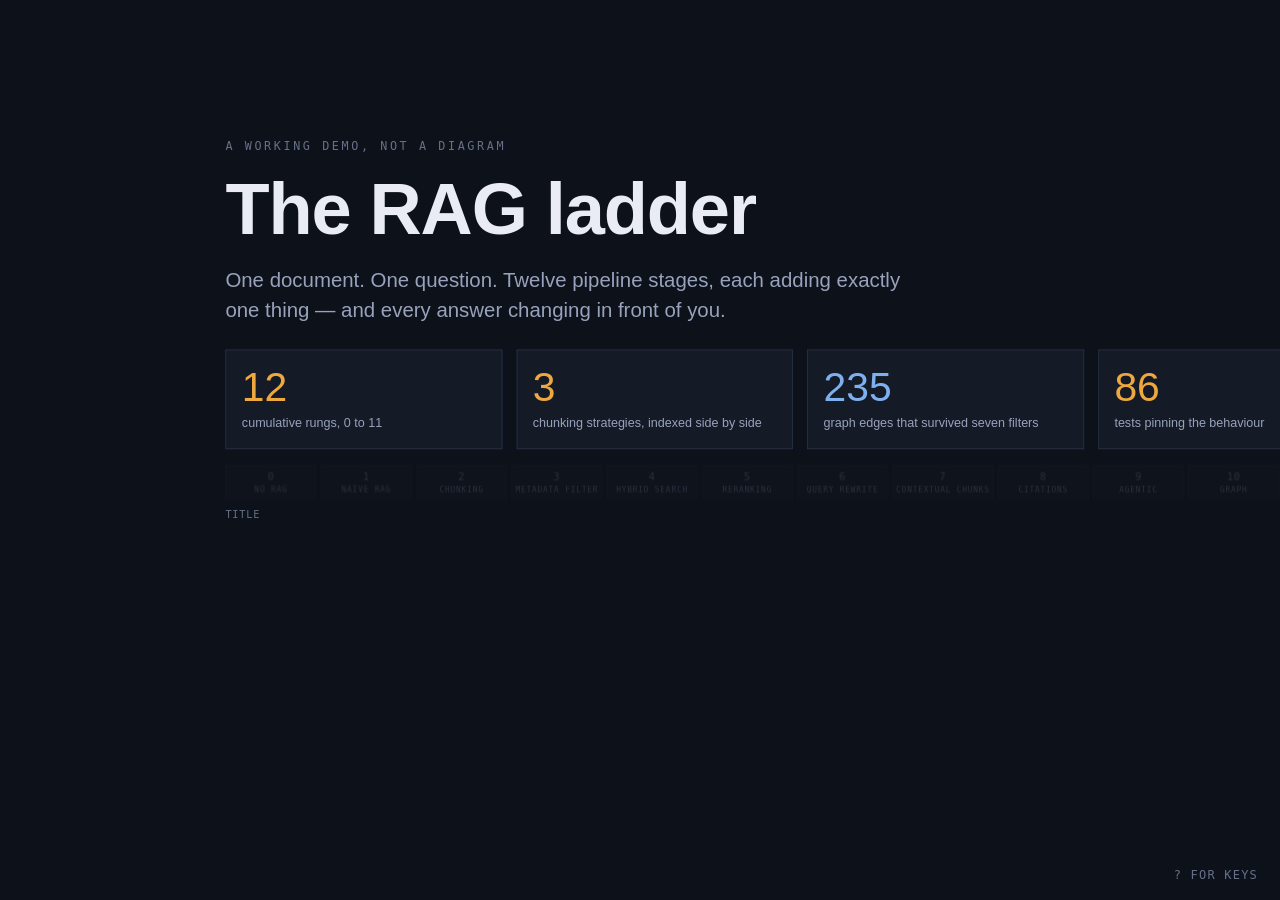
<file: presentation/rag-ladder.html>
<!doctype html>
<html lang="en">
<head>
<meta charset="utf-8" />
<meta name="viewport" content="width=device-width, initial-scale=1" />
<title>The RAG Ladder — twelve rungs, one question</title>
<link rel="icon" href="data:image/svg+xml,<svg xmlns='http://www.w3.org/2000/svg' viewBox='0 0 32 32'><text y='26' font-size='26'>%F0%9F%AA%9C</text></svg>" />

<!--
  A self-contained slide deck for the RAG Ladder talk. One file, no build step, no
  network: double-click it, or open it with
  start presentation/rag-ladder.html

  Keys: arrows or space to move; n / p for the next or previous rung, skipping the
  detail slides; 0-9 to jump to a rung (type 1 then 1 for rung 11); f for
  fullscreen; ? for the full list.

  55 slides. Rungs are three or four light slides each rather than one dense one:
  the architecture moment, how it works, what changed. Running short? n / p walks
  only the architecture slides, which is the talk in its minimum form.
-->

<style>
  html, body { margin: 0; padding: 0; }
  /* ============================================================
     A deck built to be projected in a dark room, so it commits to a
     single dark visual world rather than tracking the viewer's theme.
     Every colour is painted explicitly for that reason.

     Palette: ink ground with projector-amber as the only accent, and a
     cool blue held in reserve exclusively for the graph — the second
     index — so the eye learns that blue means "not the vector store".
     ============================================================ */
  :root {
    --ink:      #0D1119;
    --ink2:     #141A26;
    --ink3:     #1B2233;
    --rule:     #29334A;
    --rule-soft:#1F2637;
    --paper:    #E9ECF4;
    --dim:      #98A2BC;
    --faint:    #667089;
    --amber:    #EDA93F;
    --amber-15: rgba(237,169,63,.15);
    --amber-30: rgba(237,169,63,.30);
    --graph:    #7FB0EE;
    --graph-15: rgba(127,176,238,.15);
    --good:     #63BE93;
    --bad:      #DB6A54;

    --display: "Bahnschrift", "DIN Alternate", "Franklin Gothic Medium", "Arial Narrow", sans-serif;
    --body: "Segoe UI", -apple-system, BlinkMacSystemFont, "Helvetica Neue", Arial, sans-serif;
    --mono: "Cascadia Mono", "SF Mono", ui-monospace, Consolas, "DejaVu Sans Mono", monospace;
  }

  * { box-sizing: border-box; }

  body {
    margin: 0;
    background: var(--ink);
    color: var(--paper);
    font-family: var(--body);
    overflow: hidden;
    height: 100vh;
  }

  /* ---------- the stage: a fixed 16:9 canvas scaled to the viewport ---------- */

  #stage {
    position: absolute;
    inset: 0;
    display: grid;
    place-items: center;
  }

  #slide {
    position: relative;
    width: 1600px;
    height: 900px;
    transform-origin: center center;
    background: var(--ink);
    display: flex;
    flex-direction: column;
    padding: 54px 68px 34px;
  }

  /* ---------- slide chrome ---------- */

  .eyebrow {
    font-family: var(--mono);
    font-size: 15px;
    letter-spacing: .22em;
    text-transform: uppercase;
    color: var(--faint);
    display: flex;
    align-items: baseline;
    gap: 14px;
  }
  .eyebrow .rung {
    color: var(--amber);
    border: 1px solid var(--amber-30);
    background: var(--amber-15);
    padding: 2px 10px;
    letter-spacing: .12em;
  }
  .eyebrow .rung.graphy { color: var(--graph); border-color: rgba(127,176,238,.34); background: var(--graph-15); }

  h1 {
    font-family: var(--display);
    font-weight: 600;
    font-size: 92px;
    line-height: .98;
    letter-spacing: -.015em;
    margin: 26px 0 0;
    text-wrap: balance;
    max-width: 24ch;
  }
  h2 {
    font-family: var(--display);
    font-weight: 600;
    font-size: 62px;
    line-height: 1.02;
    letter-spacing: -.012em;
    margin: 14px 0 0;
    text-wrap: balance;
  }
  h3 {
    font-family: var(--display);
    font-weight: 600;
    font-size: 27px;
    letter-spacing: .01em;
    margin: 0 0 10px;
    color: var(--paper);
  }
  .deck-sub {
    font-size: 26px;
    color: var(--dim);
    margin-top: 26px;
    max-width: 62ch;
    line-height: 1.5;
  }
  p { line-height: 1.55; }

  .lede {
    font-size: 25px;
    color: var(--dim);
    margin: 18px 0 0;
    max-width: 70ch;
    line-height: 1.5;
  }
  .lede strong { color: var(--paper); font-weight: 600; }

  .body { flex: 1; min-height: 0; display: flex; flex-direction: column; }

  /* ---------- the ladder rail ---------- */

  #rail {
    display: flex;
    gap: 5px;
    align-items: stretch;
    margin-top: 20px;
    flex: 0 0 auto;
  }
  #rail button {
    flex: 1;
    background: var(--ink2);
    border: 1px solid var(--rule-soft);
    border-radius: 0;
    color: var(--faint);
    font-family: var(--mono);
    font-size: 13px;
    padding: 7px 0 6px;
    cursor: pointer;
    letter-spacing: .06em;
    transition: background .18s, color .18s, border-color .18s;
  }
  #rail button .nm {
    display: block;
    font-size: 10px;
    letter-spacing: .1em;
    text-transform: uppercase;
    color: var(--faint);
    margin-top: 3px;
    white-space: nowrap;
    overflow: hidden;
    text-overflow: ellipsis;
    padding: 0 4px;
  }
  #rail button.past { color: var(--dim); border-color: var(--rule); background: #17202F; }
  #rail button.past .nm { color: var(--faint); }
  #rail button.now {
    color: var(--ink);
    background: var(--amber);
    border-color: var(--amber);
  }
  #rail button.now .nm { color: rgba(13,17,25,.72); }
  #rail button:focus-visible { outline: 2px solid var(--graph); outline-offset: 2px; }

  #footer {
    display: flex;
    justify-content: space-between;
    align-items: center;
    font-family: var(--mono);
    font-size: 13px;
    color: var(--faint);
    letter-spacing: .08em;
    margin-top: 12px;
    flex: 0 0 auto;
  }

  /* ---------- stage-slide two-column layout ---------- */

  .cols { display: grid; grid-template-columns: 1fr 1fr; gap: 42px; flex: 1; min-height: 0; margin-top: 20px; }
  /* Rung slides: prose left, the growing architecture right. The diagram is the
     reason the deck exists, so it gets the larger share and the top of the column. */
  .cols.narrow-left { grid-template-columns: .92fr 1.08fr; }
  /* The architecture slide: a short statement of what arrived, and the diagram given
     nearly two thirds of the width so the new component is legible from the back row. */
  .cols.arch-cols { grid-template-columns: .62fr 1.38fr; }
  .arch-slot { position: relative; flex: 1 1 auto; min-height: 300px; }

  .adds {
    border-left: 3px solid var(--amber);
    background: linear-gradient(90deg, var(--amber-15), transparent 70%);
    padding: 14px 0 14px 18px;
    margin: 0 0 22px;
  }
  .adds .k {
    font-family: var(--mono);
    font-size: 12px;
    letter-spacing: .2em;
    text-transform: uppercase;
    color: var(--amber);
    display: block;
    margin-bottom: 6px;
  }
  .adds .v { font-size: 25px; line-height: 1.35; color: var(--paper); font-weight: 600; }
  .adds.big { padding: 22px 0 22px 24px; border-left-width: 4px; }
  .adds.big .v { font-size: 34px; line-height: 1.28; }

  ul.mech { list-style: none; padding: 0; margin: 0; display: flex; flex-direction: column; gap: 13px; }
  ul.mech li {
    font-size: 19.5px;
    line-height: 1.48;
    color: var(--dim);
    padding-left: 22px;
    position: relative;
  }
  /* Detail slides carry at most two points, so the type can be generous. */
  ul.mech.roomy { gap: 30px; margin-top: 42px; max-width: 52ch; }
  ul.mech.roomy li { font-size: 27px; line-height: 1.45; padding-left: 30px; }
  ul.mech.roomy li::before { top: .66em; width: 14px; height: 2px; }
  ul.mech li::before {
    content: "";
    position: absolute;
    left: 0; top: .62em;
    width: 9px; height: 1px;
    background: var(--amber);
  }
  ul.mech li strong { color: var(--paper); font-weight: 600; }
  ul.mech li code, .mono { font-family: var(--mono); font-size: .88em; color: var(--amber); }

  .panel {
    background: var(--ink2);
    border: 1px solid var(--rule);
    padding: 20px 22px;
  }
  .panel + .panel { margin-top: 16px; }
  .panel .plabel {
    font-family: var(--mono);
    font-size: 11.5px;
    letter-spacing: .2em;
    text-transform: uppercase;
    color: var(--faint);
    margin-bottom: 12px;
  }

  .quote {
    font-size: 21px;
    line-height: 1.5;
    color: var(--paper);
    border-left: 2px solid var(--rule);
    padding-left: 16px;
  }
  .quote em { color: var(--amber); font-style: normal; font-weight: 600; }
  .quote .wrong { color: var(--bad); font-weight: 600; }
  .quote .right { color: var(--good); font-weight: 600; }

  table.measured { width: 100%; border-collapse: collapse; font-size: 18px; }
  table.measured th {
    text-align: left;
    font-family: var(--mono);
    font-size: 11.5px;
    letter-spacing: .16em;
    text-transform: uppercase;
    color: var(--faint);
    font-weight: 400;
    padding: 0 10px 9px 0;
    border-bottom: 1px solid var(--rule);
  }
  table.measured td {
    padding: 11px 10px 11px 0;
    border-bottom: 1px solid var(--rule-soft);
    color: var(--dim);
    vertical-align: top;
    line-height: 1.42;
  }
  table.measured td.s { font-family: var(--mono); color: var(--amber); white-space: nowrap; width: 1%; font-variant-numeric: tabular-nums; }
  table.measured tr:last-child td { border-bottom: none; }
  table.measured td strong { color: var(--paper); font-weight: 600; }

  .flag {
    display: inline-block;
    font-family: var(--mono);
    font-size: 15px;
    color: var(--amber);
    background: var(--amber-15);
    border: 1px solid var(--amber-30);
    padding: 3px 9px;
    margin: 0 4px 5px 0;
  }
  .flag.off { color: var(--faint); background: transparent; border-color: var(--rule); text-decoration: line-through; }

  .caution {
    border: 1px solid rgba(219,106,84,.4);
    background: rgba(219,106,84,.09);
    padding: 16px 20px;
    font-size: 18.5px;
    line-height: 1.5;
    color: var(--dim);
  }
  .caution b { color: var(--bad); font-weight: 600; }

  .note-good {
    border: 1px solid rgba(99,190,147,.36);
    background: rgba(99,190,147,.08);
    padding: 16px 20px;
    font-size: 18.5px;
    line-height: 1.5;
    color: var(--dim);
  }
  .note-good b { color: var(--good); font-weight: 600; }

  /* ---------- architecture diagram ---------- */

  #arch { width: 100%; height: 100%; display: block; }
  #arch text { font-family: var(--mono); fill: var(--dim); }

  .node rect {
    fill: var(--ink2);
    stroke: var(--rule);
    stroke-width: 1.4;
  }
  .node .lbl { font-size: 15px; fill: var(--paper); letter-spacing: .04em; }
  .node .sub { font-size: 12px; fill: var(--faint); }
  .node, .edge, .chip { opacity: 0; transition: opacity .42s ease, transform .42s ease; }
  .node.on, .edge.on, .chip.on { opacity: 1; }
  .node.off, .edge.off, .chip.off { opacity: 0; }

  .node.fresh rect { stroke: var(--amber); stroke-width: 2.2; fill: #1D2233; }
  .node.fresh .lbl { fill: var(--amber); }
  .node.graphy rect { stroke: rgba(127,176,238,.5); }
  .node.graphy.fresh rect { stroke: var(--graph); }
  .node.graphy.fresh .lbl { fill: var(--graph); }

  .edge path, .edge line { stroke: var(--rule); stroke-width: 1.4; fill: none; }
  .edge.fresh path, .edge.fresh line { stroke: var(--amber); stroke-width: 2; }
  .edge.graphy path, .edge.graphy line { stroke: rgba(127,176,238,.45); }

  .chip rect { fill: var(--ink3); stroke: var(--rule); stroke-width: 1.2; }
  .chip text { font-size: 13.5px; fill: var(--dim); }
  .chip.fresh rect { fill: rgba(237,169,63,.16); stroke: var(--amber); stroke-width: 1.8; }
  .chip.fresh text { fill: var(--amber); }
  .chip.graphy.fresh rect { fill: var(--graph-15); stroke: var(--graph); }
  .chip.graphy.fresh text { fill: var(--graph); }

  .lane-label { font-size: 11.5px; letter-spacing: .24em; fill: var(--faint); }
  .container rect { fill: none; stroke: var(--rule-soft); stroke-width: 1.2; stroke-dasharray: 3 4; }
  .container text { font-size: 11.5px; letter-spacing: .18em; fill: var(--faint); }

  @keyframes pulseIn {
    0%   { transform: scale(.96); opacity: 0; }
    60%  { transform: scale(1.015); opacity: 1; }
    100% { transform: scale(1); opacity: 1; }
  }
  .node.fresh, .chip.fresh { animation: pulseIn .5s ease both; transform-box: fill-box; transform-origin: center; }

  /* ---------- big-number strip ---------- */

  .figs { display: grid; grid-template-columns: repeat(4, 1fr); gap: 18px; margin-top: 30px; }
  .fig { background: var(--ink2); border: 1px solid var(--rule); padding: 20px; }
  .fig .n {
    font-family: var(--display);
    font-size: 52px;
    line-height: 1;
    color: var(--amber);
    font-variant-numeric: tabular-nums;
  }
  .fig .n.blue { color: var(--graph); }
  .fig .c { font-size: 16px; color: var(--dim); margin-top: 10px; line-height: 1.4; }

  .two { display: grid; grid-template-columns: 1fr 1fr; gap: 34px; margin-top: 26px; flex: 1; min-height: 0; }
  .three { display: grid; grid-template-columns: repeat(3, 1fr); gap: 24px; margin-top: 28px; }

  pre {
    font-family: var(--mono);
    font-size: 15.5px;
    line-height: 1.62;
    color: var(--dim);
    background: var(--ink2);
    border: 1px solid var(--rule);
    padding: 18px 20px;
    margin: 0;
    overflow-x: auto;
    white-space: pre;
  }
  pre .hl { color: var(--amber); }
  pre .g { color: var(--good); }
  pre .r { color: var(--bad); }
  pre .b { color: var(--graph); }

  .funnel { display: flex; flex-direction: column; gap: 9px; margin-top: 6px; }
  .fstep { display: flex; align-items: center; gap: 14px; }
  .fstep .bar { height: 34px; background: var(--amber-15); border: 1px solid var(--amber-30); }
  .fstep .bar.cut { background: rgba(219,106,84,.12); border-color: rgba(219,106,84,.35); }
  .fstep .t { font-family: var(--mono); font-size: 15px; color: var(--dim); white-space: nowrap; }
  .fstep .t b { color: var(--paper); }

  .kbd {
    font-family: var(--mono);
    font-size: 13px;
    border: 1px solid var(--rule);
    background: var(--ink2);
    padding: 2px 7px;
    color: var(--dim);
  }

  /* ---------- help overlay ---------- */

  #help {
    position: absolute;
    inset: 0;
    background: rgba(6,9,14,.93);
    display: none;
    place-items: center;
    z-index: 40;
  }
  #help.show { display: grid; }
  #help .card { border: 1px solid var(--rule); background: var(--ink2); padding: 36px 42px; max-width: 620px; }
  #help h3 { margin-bottom: 18px; }
  #help dl { display: grid; grid-template-columns: auto 1fr; gap: 12px 22px; margin: 0; font-size: 17px; color: var(--dim); }
  #help dt { text-align: right; }

  #hint {
    position: absolute;
    right: 22px;
    bottom: 18px;
    font-family: var(--mono);
    font-size: 12px;
    color: var(--faint);
    letter-spacing: .1em;
    z-index: 20;
  }

  .slide { display: none; }
  .slide.active { display: flex; flex-direction: column; flex: 1; min-height: 0; }

  @media (prefers-reduced-motion: reduce) {
    .node, .edge, .chip { transition: none; }
    .node.fresh, .chip.fresh { animation: none; }
  }
</style>
</head>
<body>

<div id="stage">
  <div id="slide">
    <div id="deck"></div>
    <div id="rail"></div>
    <div id="footer">
      <span id="fname">THE RAG LADDER</span>
      <span id="fnum">1 / 1</span>
    </div>
  </div>
</div>

<div id="help">
  <div class="card">
    <h3>Getting around</h3>
    <dl>
      <dt><span class="kbd">&rarr;</span> <span class="kbd">space</span></dt><dd>next slide</dd>
      <dt><span class="kbd">&larr;</span></dt><dd>previous slide</dd>
      <dt><span class="kbd">n</span> <span class="kbd">p</span></dt><dd><b>next / previous rung</b>, skipping the detail slides &mdash; use this when you are behind time</dd>
      <dt><span class="kbd">0</span>&ndash;<span class="kbd">9</span></dt><dd>jump to a rung &mdash; type <span class="kbd">1</span><span class="kbd">1</span> quickly for rung 11</dd>
      <dt><span class="kbd">home</span> <span class="kbd">end</span></dt><dd>first / last slide</dd>
      <dt><span class="kbd">f</span></dt><dd>fullscreen</dd>
      <dt><span class="kbd">?</span></dt><dd>this panel</dd>
    </dl>
  </div>
</div>

<div id="hint">? FOR KEYS</div>

<script>
(function () {
  'use strict';

  // ==========================================================================
  // The architecture diagram.
  //
  // One SVG, drawn once, shown on every rung slide. Each node, edge and chip
  // declares the rung it arrives at, and optionally the rung it disappears
  // after. Advancing a rung re-derives visibility rather than mutating the
  // drawing, so jumping straight to rung 9 shows the same picture as walking
  // there — the failure mode of hand-animating each step.
  // ==========================================================================

  var VB = { w: 1160, h: 560 };

  var NODES = [
    // index-time lane
    { id: 'doc',     x: 46,  y: 62,  w: 116, h: 52, lbl: 'Document',  sub: 'PDF',            from: 1 },
    { id: 'chunk',   x: 200, y: 62,  w: 148, h: 52, lbl: 'Chunker',   sub: 'fixed 400',      from: 1 },
    { id: 'embed',   x: 386, y: 62,  w: 128, h: 52, lbl: 'Embedder',  sub: '384 dims',       from: 1 },
    { id: 'vstore',  x: 552, y: 62,  w: 152, h: 52, lbl: 'Vector store', sub: '3 collections', from: 1 },
    { id: 'extract', x: 200, y: 150, w: 148, h: 52, lbl: 'Extraction', sub: 'LLM proposes',  from: 10, graphy: true },
    { id: 'filters', x: 386, y: 150, w: 128, h: 52, lbl: '7 filters',  sub: 'code disposes', from: 10, graphy: true },
    { id: 'gstore',  x: 552, y: 150, w: 152, h: 52, lbl: 'Graph store', sub: 'Neo4j',        from: 10, graphy: true },

    // query-time lane
    { id: 'q',       x: 46,  y: 316, w: 116, h: 52, lbl: 'Question',  sub: '',               from: 0 },
    { id: 'router',  x: 46,  y: 404, w: 116, h: 46, lbl: 'Router',    sub: 'classify',       from: 11 },
    { id: 'rewrite', x: 200, y: 316, w: 116, h: 52, lbl: 'Rewrite',   sub: 'expand',         from: 6 },
    { id: 'prompt',  x: 742, y: 316, w: 116, h: 52, lbl: 'Prompt',    sub: 'context',        from: 1 },
    { id: 'llm',     x: 892, y: 316, w: 108, h: 52, lbl: 'LLM',       sub: '',               from: 0 },
    { id: 'answer',  x: 1030,y: 316, w: 108, h: 52, lbl: 'Answer',    sub: '',               from: 0 },
    { id: 'cite',    x: 1030,y: 404, w: 108, h: 46, lbl: 'Cite check',sub: 'verify',         from: 8 }
  ];

  // The retrieve block: a dashed container that gains one chip per rung.
  var RETRIEVE = { x: 352, y: 252, w: 358, h: 246 };
  var CHIPS = [
    { id: 'c-vec',   lbl: 'vector search  ·  top k',        from: 1 },
    { id: 'c-filt',  lbl: 'metadata filter',                from: 3 },
    { id: 'c-hyb',   lbl: 'keyword BM25  +  RRF fusion',    from: 4 },
    { id: 'c-rank',  lbl: 'rerank  50 → 5',                 from: 5 },
    { id: 'c-agent', lbl: 'agentic loop',                   from: 9 },
    { id: 'c-graph', lbl: 'graph hop',                      from: 10, graphy: true }
  ];

  var EDGES = [
    { id: 'e1', from: 1, path: 'M162,88 H200' },
    { id: 'e2', from: 1, path: 'M348,88 H386' },
    { id: 'e3', from: 1, path: 'M514,88 H552' },
    { id: 'e4', from: 10, graphy: true, path: 'M274,114 V150' },
    { id: 'e5', from: 10, graphy: true, path: 'M348,176 H386' },
    { id: 'e6', from: 10, graphy: true, path: 'M514,176 H552' },
    { id: 'e7', from: 1, path: 'M628,114 V252' },                      // vector store into retrieve
    { id: 'e8', from: 10, graphy: true, path: 'M628,202 V252' },        // graph store into retrieve
    { id: 'e9', from: 1, to: 5, path: 'M162,342 H352' },               // question straight to retrieve
    { id: 'e10', from: 6, path: 'M162,342 H200' },
    { id: 'e11', from: 6, path: 'M316,342 H352' },
    { id: 'e12', from: 1, path: 'M710,342 H742' },
    { id: 'e13', from: 1, path: 'M858,342 H892' },
    { id: 'e14', from: 0, path: 'M1000,342 H1030' },
    { id: 'e15', from: 0, to: 0, path: 'M162,342 H892' },              // rung 0 only: straight to the model
    { id: 'e16', from: 8, path: 'M1084,368 V404' },
    { id: 'e17', from: 11, path: 'M104,404 V368' }
  ];

  var CHUNKER_SUB = { 1: 'fixed 400 · no overlap', 2: 'recursive 400/80', 7: 'contextual + prefix' };

  function svgEl(name, attrs) {
    var n = document.createElementNS('http://www.w3.org/2000/svg', name);
    for (var k in attrs) { if (attrs[k] !== undefined && attrs[k] !== null) n.setAttribute(k, attrs[k]); }
    return n;
  }

  function buildArch() {
    var svg = svgEl('svg', { id: 'arch', viewBox: '0 0 ' + VB.w + ' ' + VB.h, preserveAspectRatio: 'xMidYMid meet' });

    var l1 = svgEl('text', { x: 46, y: 36, class: 'lane-label' });
    l1.textContent = 'INDEX TIME — ONCE PER DOCUMENT';
    svg.appendChild(l1);

    var l2 = svgEl('text', { x: 46, y: 290, class: 'lane-label' });
    l2.textContent = 'QUERY TIME — ONCE PER QUESTION';
    svg.appendChild(l2);

    EDGES.forEach(function (e) {
      var g = svgEl('g', { class: 'edge' + (e.graphy ? ' graphy' : ''), 'data-id': e.id });
      g.appendChild(svgEl('path', { d: e.path }));
      svg.appendChild(g);
    });

    // The dashed retrieve container is structural, not a rung of its own.
    var cont = svgEl('g', { class: 'container', 'data-id': 'retrieve-box' });
    cont.appendChild(svgEl('rect', { x: RETRIEVE.x, y: RETRIEVE.y, width: RETRIEVE.w, height: RETRIEVE.h }));
    var ct = svgEl('text', { x: RETRIEVE.x + 14, y: RETRIEVE.y + 24 });
    ct.textContent = 'RETRIEVE';
    cont.appendChild(ct);
    svg.appendChild(cont);

    CHIPS.forEach(function (c, i) {
      var g = svgEl('g', { class: 'chip' + (c.graphy ? ' graphy' : ''), 'data-id': c.id, 'data-from': c.from });
      var y = RETRIEVE.y + 44 + i * 32;
      g.appendChild(svgEl('rect', { x: RETRIEVE.x + 14, y: y, width: RETRIEVE.w - 28, height: 26 }));
      var t = svgEl('text', { x: RETRIEVE.x + 26, y: y + 18 });
      t.textContent = c.lbl;
      g.appendChild(t);
      svg.appendChild(g);
    });

    NODES.forEach(function (n) {
      var g = svgEl('g', { class: 'node' + (n.graphy ? ' graphy' : ''), 'data-id': n.id });
      g.appendChild(svgEl('rect', { x: n.x, y: n.y, width: n.w, height: n.h }));
      var lbl = svgEl('text', { x: n.x + n.w / 2, y: n.y + (n.sub ? 24 : 31), 'text-anchor': 'middle', class: 'lbl' });
      lbl.textContent = n.lbl;
      g.appendChild(lbl);
      if (n.sub) {
        var sub = svgEl('text', { x: n.x + n.w / 2, y: n.y + 41, 'text-anchor': 'middle', class: 'sub' });
        sub.textContent = n.sub;
        g.appendChild(sub);
      }
      svg.appendChild(g);
    });

    return svg;
  }

  function paintArch(svg, rung) {
    function apply(sel, items) {
      items.forEach(function (item) {
        var g = svg.querySelector(sel + '[data-id="' + item.id + '"]');
        if (!g) { return; }
        var visible = rung >= item.from && (item.to === undefined || rung <= item.to);
        g.classList.toggle('on', visible);
        g.classList.toggle('off', !visible);
        g.classList.toggle('fresh', visible && rung === item.from && item.from > 0);
      });
    }
    apply('.node', NODES);
    apply('.edge', EDGES);
    apply('.chip', CHIPS);

    var box = svg.querySelector('.container[data-id="retrieve-box"]');
    box.style.opacity = rung >= 1 ? '1' : '0';

    // The chunker is the one box whose contents change rather than appearing.
    var chunk = svg.querySelector('.node[data-id="chunk"] .sub');
    if (chunk) {
      var sub = CHUNKER_SUB[1];
      if (rung >= 7) { sub = CHUNKER_SUB[7]; } else if (rung >= 2) { sub = CHUNKER_SUB[2]; }
      chunk.textContent = sub;
    }
    var chunkNode = svg.querySelector('.node[data-id="chunk"]');
    if (chunkNode) { chunkNode.classList.toggle('fresh', rung === 1 || rung === 2 || rung === 7); }
  }

  // ==========================================================================
  // The twelve rungs. Every "measured" figure here came off a real run on a
  // four-core CPU box with qwen2.5:3b, all-minilm embeddings, Qdrant and Neo4j
  // in Docker — including the two results that undercut the tidy story.
  // ==========================================================================

  var RUNGS = [
    {
      n: 0, name: 'No RAG', teaches: 'The hallucination baseline',
      adds: 'Nothing. The question goes straight to the model.',
      mech: [
        'No document is loaded, no retrieval runs, and the prompt carries <strong>no context at all</strong>.',
        'This is the only rung allowed to answer unconstrained. Every other rung is bound to retrieved text and must otherwise say <code>Not found in the provided documents.</code>',
        'The response is flagged <code>unconstrained</code> in the API and in the UI, because an answer with no provenance should never be mistaken for one that has it.'
      ],
      evLabel: 'Measured output — asked "Who plays Peter Parker?"',
      ev: '<div class="quote">In the Marvel Cinematic Universe, Peter Parker is played by <span class="wrong">Tom Holland</span>&hellip; Prior to this, <span class="wrong">Andrew Garfield</span> portrayed Peter Parker before being replaced by <span class="wrong">Tobey Maguire</span>.</div>',
      note: { kind: 'caution', html: '<b>Two failures, not one.</b> None of those names appear in our document &mdash; and the sentence is also wrong about the real world, since Maguire came <em>before</em> Garfield. Fluent, confident, and unfalsifiable unless you already knew the answer. That is the baseline every rung above is measured against.' }
    },
    {
      n: 1, name: 'Naive RAG', teaches: 'The core loop',
      adds: 'Chunk &rarr; embed &rarr; store &rarr; retrieve &rarr; ground the prompt.',
      mech: [
        '<strong>Chunker.</strong> The document is split into fixed 400-token windows with <strong>zero overlap</strong>, page by page, ignoring structure entirely.',
        '<strong>Embedder.</strong> Each chunk becomes a 384-dimension vector via <code>all-MiniLM-L6-v2</code>. The question is embedded with the same model &mdash; that shared space is the whole trick.',
        '<strong>Retrieve.</strong> Cosine similarity, top 5 chunks.',
        '<strong>Ground.</strong> Those five chunks go into the prompt with an instruction to answer only from them, or refuse.'
      ],
      evLabel: 'Measured output — same question',
      ev: '<div class="quote"><span class="right">Niraj Ranasinghe</span> as Peter Parker in Spider-Man: No Way Home (2021).</div>',
      note: { kind: 'good', html: '<b>This is the largest single jump in the whole deck.</b> Tom Holland is gone. Every name now comes from the document. Everything in the next ten rungs is refinement on top of this &mdash; worth saying plainly, because it is tempting to imply each rung is equally transformative.' }
    },
    {
      n: 2, name: 'Chunking', teaches: 'Overlap and boundaries',
      adds: 'A structure-aware splitter with overlap, replacing the blind one.',
      mech: [
        'Split on <strong>section</strong>, then paragraph, then sentence &mdash; never mid-fact if it can be helped.',
        '400 tokens with <strong>80 tokens of overlap</strong> carried between consecutive chunks, so a fact spanning a boundary survives in at least one of them.',
        'The old fixed strategy is kept, not deleted. All three chunkings live side by side in separate collections, so any rung can be compared against any other on identical text.',
        'Chunk ids stay stable: <code>{docId}#{seq}</code>, one global sequence across all three strategies. That id later becomes the only join between the vector store and the graph.'
      ],
      evLabel: 'Trap 1 — a filmography split across a page break',
      ev: '<table class="measured"><thead><tr><th>Rung</th><th>Answer to "how many features?"</th></tr></thead><tbody>' +
          '<tr><td class="s">1</td><td><strong>3</strong> &mdash; Homecoming, Infinity War, No Way Home</td></tr>' +
          '<tr><td class="s">2</td><td><strong>5</strong> &mdash; sees the whole list</td></tr></tbody></table>',
      note: { kind: 'caution', html: '<b>The corpus says six.</b> Retrieval at rung 2 is correct &mdash; the section comes back whole, all six credits present &mdash; and the 3B model then miscounts them. That is a generation limit, not a retrieval failure. The rung transition is real; the arithmetic is not. Say so before someone in the third row does.' }
    },
    {
      n: 3, name: 'Metadata filter', teaches: 'Right title, right year',
      adds: 'Structured filters applied before the vector search runs.',
      mech: [
        'Every section carries front matter: <code>docType</code>, <code>subject</code>, <code>year</code>, <code>studio</code>, <code>market</code>. It is parsed at index time and stored on the chunk payload.',
        'Those fields get real payload indexes in the vector store &mdash; keyword indexes for the strings, integer for the year.',
        'The filter is <strong>inferred from the question</strong> when the caller does not supply one, and the inference is reported back so you can see what was applied.',
        'Crucially this is a <strong>pre-filter</strong>, not a post-filter: it shrinks the candidate set before similarity is computed, so a 2002 record cannot crowd out a 2021 one on style alone.'
      ],
      evLabel: 'Trap 2 — superseded casting',
      ev: '<table class="measured"><thead><tr><th>Rung</th><th>Answer</th></tr></thead><tbody>' +
          '<tr><td class="s">2</td><td>Both current and historical performers, plus the full recast history</td></tr>' +
          '<tr><td class="s">3</td><td>The current performer. <strong>History dropped.</strong></td></tr></tbody></table>',
      note: { kind: 'good', html: '<b>Same facts, better prioritised.</b> Nothing was retrieved that rung 2 could not reach; the difference is that <code>year</code> is now a filter rather than a word in a sentence. Most real-world RAG wins look like this &mdash; unglamorous plumbing beating cleverness.' }
    },
    {
      n: 4, name: 'Hybrid search', teaches: "Embeddings can't do exact figures",
      adds: 'A lexical BM25 arm, fused with the vector arm.',
      mech: [
        'Embeddings are terrible at exact strings. <code>3,571,150,070</code> is not a concept &mdash; it is a token, and a normalising encoder throws away precisely what makes it useful.',
        'The keyword arm retrieves through a full-text index and is then <strong>BM25-scored locally</strong>.',
        'Results merge by <strong>Reciprocal Rank Fusion</strong>, k=60. Fusion is computed in the application rather than in the vector store, so every hit keeps a label: <code>vector</code>, <code>keyword</code>, or <code>both</code>.',
        'Those labels are the teaching payload. "Found by keyword only" is the most persuasive line in the demo, and native fusion discards it.'
      ],
      evLabel: 'Why the arm labels matter',
      ev: '<pre>question   what was the domestic opening weekend?\n\n<span class="hl">vector  </span>  production notes, extended shoot in Kandy\n<span class="hl">keyword </span>  <span class="g">Domestic opening weekend 3,571,150,070</span>\n<span class="hl">both    </span>  box office record, No Way Home\n\nRRF k=60  →  the keyword-only hit ranks first</pre>',
      note: { kind: 'good', html: '<b>Retrieval is not one thing.</b> Two arms with different failure modes, combined by rank rather than by score &mdash; RRF needs no score normalisation between arms, which is exactly why it survives contact with production.' }
    },
    {
      n: 5, name: 'Reranking', teaches: 'Retrieve wide, rank precise',
      adds: 'A second, more expensive scoring pass over a wider candidate set.',
      mech: [
        'Retrieve <strong>50 candidates</strong> instead of 5, then rescore all of them and keep the best 5.',
        'The reranker judges query and passage <strong>together</strong>, which a bi-encoder cannot: the embedding of a chunk is computed before anyone asks a question, so it must be a compromise across all possible questions.',
        'The UI shows rank-before and rank-after with the delta, so you can watch a chunk climb from position 34 into the answer.',
        'This is the demo\'s honest cost slide: one model call per candidate.'
      ],
      evLabel: 'Cost, measured cold on a 4-core CPU',
      ev: '<div class="figs" style="grid-template-columns:repeat(2,1fr);margin-top:0"><div class="fig"><div class="n">50&rarr;5</div><div class="c">candidates rescored per question</div></div><div class="fig"><div class="n">219<span style="font-size:26px">s</span></div><div class="c">slowest rung in the deck, cold</div></div></div>',
      note: { kind: 'caution', html: '<b>Accuracy you buy with latency.</b> On a GPU this is milliseconds; on a CPU it dominates. Worth naming, because "add a reranker" is advice given far more often than the bill for it is mentioned.' }
    },
    {
      n: 6, name: 'Query rewrite', teaches: "Users don't write like press kits",
      adds: 'An LLM pass that rewrites the question before searching.',
      mech: [
        'The question is expanded into the vocabulary the corpus actually uses, plus an explicit keyword list for the lexical arm.',
        'The original and the rewrite are both shown &mdash; a rewrite that drifts is a failure you need to be able to see.',
        'It costs one extra model call per question, before retrieval even starts.'
      ],
      evLabel: 'The trap this was built for — and what happened',
      ev: '<table class="measured"><thead><tr><th>Rung</th><th>"Who did the <em>music</em> for Homecoming?" — corpus says "original score composed by"</th></tr></thead><tbody>' +
          '<tr><td class="s">5</td><td><span style="color:var(--good)">Correct.</span> Piyal Devendra composed the original score.</td></tr>' +
          '<tr><td class="s">6</td><td><span style="color:var(--good)">Correct.</span> Identical answer.</td></tr></tbody></table>',
      note: { kind: 'caution', html: '<b>The trap did not fire.</b> This rung was supposed to be the one that fixed the colloquial-query problem, and the embedder already placed "music" near "score" without help. I am leaving it in the deck rather than quietly swapping the example: a trap designed on paper may not survive a competent encoder, and knowing <em>which</em> of your layers is not earning its keep is the entire point of building a ladder.' }
    },
    {
      n: 7, name: 'Contextual chunks', teaches: 'Orphan chunks lack referents',
      adds: 'A generated context prefix on every chunk before embedding.',
      mech: [
        'A chunk reading "He wore the suit for the closing act" is unretrievable and unusable &mdash; no name, no title, no year.',
        'Each chunk is prefixed with what work it belongs to, its year and its document type, and <strong>then</strong> embedded. The prefix is part of the indexed text, not decoration.',
        'This is a third full collection, so it can be compared against the other two on identical source text.'
      ],
      evLabel: 'Measured — and an effect worth flagging',
      ev: '<div class="quote">From this rung on, the main demo question tilts toward a different continuity: the prefixes make the earliest films\' chunks read as more strongly on-topic, and the answer changes <em>emphasis</em> rather than correctness.</div>',
      note: { kind: 'caution', html: '<b>The ladder stops being monotonic here.</b> Rungs 7 to 11 change which true answer surfaces first, not whether the answer is true. Three different performers really did hold the role. Presenting rung 11 as "the best" would be a story the data does not support.' }
    },
    {
      n: 8, name: 'Citations', teaches: 'Trust and verification',
      adds: 'Sentence-level attribution, checked rather than claimed.',
      mech: [
        'Each factual sentence in the answer is attributed to a chunk, and then <strong>verified</strong> against that chunk &mdash; a citation that does not support its sentence is marked unverified.',
        'A <strong>groundedness</strong> score reports the share of factual sentences carrying a citation the cited chunk visibly supports.',
        'Note what this rung is not: it adds <em>no</em> retrieval power. The answer does not get better. It gets <strong>auditable</strong>.'
      ],
      evLabel: 'What the panel shows per citation',
      ev: '<pre>#  chunk              page  verified  supporting span\n1  <span class="hl">doc_de5a#35</span>          6   <span class="g">yes</span>       "…Niraj Ranasinghe assuming\n                                     the part."\n2  <span class="hl">doc_de5a#19</span>          2   <span class="r">no</span>        —\n\ngroundedness  <span class="hl">50%</span></pre>',
      note: { kind: 'good', html: '<b>The only rung that improves the reader rather than the retrieval.</b> In most production systems this is the layer that decides whether anyone is allowed to use the thing.' }
    },
    {
      n: 9, name: 'Agentic', teaches: 'Multi-part needs multi-search',
      adds: 'An iterative retrieve → assess → re-query loop.',
      mech: [
        '"Which of these two opened bigger, and by how much?" is two lookups and an arithmetic step. One similarity search cannot express it.',
        'The model decides what to search for next based on what came back, and the full <strong>trace</strong> is recorded: iteration, action, query, hits, and the stated reason.',
        'The trace is the honest part. An agent whose reasoning you cannot inspect is an agent you cannot debug.'
      ],
      evLabel: 'Cost, measured cold',
      ev: '<div class="figs" style="grid-template-columns:repeat(2,1fr);margin-top:0"><div class="fig"><div class="n">401<span style="font-size:26px">s</span></div><div class="c">cold, several model calls per question</div></div><div class="fig"><div class="n">16<span style="font-size:26px">ms</span></div><div class="c">the same question, cached</div></div></div>',
      note: { kind: 'caution', html: '<b>Unbounded loops are unbounded bills.</b> Iterations are capped and every one is visible. This rung buys real capability on compound questions and is straightforwardly wasteful on simple ones &mdash; which is what rung 11 exists to notice.' }
    },
    {
      n: 10, name: 'Graph', teaches: 'Relations, paths, counts', graphy: true,
      adds: 'An entire second index: an LLM-extracted knowledge graph.',
      mech: [
        '<strong>Extraction.</strong> The model proposes triples per chunk against a closed ontology &mdash; 14 node types, 26 relation types.',
        '<strong>Then code disposes.</strong> Seven deterministic filters, of which evidence grounding is the hard one: the quoted span must be a literal substring of its chunk after whitespace and typographic normalisation.',
        '<strong>Entity resolution.</strong> Type barriers are absolute and enforced by key construction, not a similarity threshold. Person, Character, Film and Studio can never merge.',
        '<strong>Three query modes.</strong> <code>expand</code> seeds from vector search and walks outward; <code>path</code> runs shortestPath and builds the answer from the traversal; <code>aggregate</code> skips vectors entirely and counts in Cypher.',
        '<strong>The join is one field.</strong> Graph chunk nodes carry no embedding &mdash; their id matches the vector payload\'s <code>chunkId</code>. That string is the entire vector-to-graph integration.'
      ],
      evLabel: 'The funnel, measured on 26 chunks',
      ev: '<div class="funnel">' +
          '<div class="fstep"><div class="bar" style="width:70%"></div><div class="t">extracted <b>267</b></div></div>' +
          '<div class="fstep"><div class="bar" style="width:70%"></div><div class="t">grounded <b>267</b></div></div>' +
          '<div class="fstep"><div class="bar" style="width:70%"></div><div class="t">conformant <b>267</b></div></div>' +
          '<div class="fstep"><div class="bar cut" style="width:61.6%"></div><div class="t">committed <b>235</b> &nbsp;<span style="color:var(--faint)">32 dropped by resolution and dedup</span></div></div>' +
          '</div><div style="margin-top:16px;font-size:17px;color:var(--dim);line-height:1.5">126 entities &mdash; 56 Person, 45 Character, 13 Film, 7 Location, 3 Studio, 2 Franchise. Plus 292 <code>COLLABORATED_WITH</code> edges derived after commit and marked <code>derived: true</code>.</div>',
      note: { kind: 'good', html: '<b>An LLM proposes, deterministic code disposes.</b> Structural edges are written by code; only semantic edges come from the model, and none of them reach the graph without surviving all seven filters. Reverse that relationship and the graph becomes a confident fiction.' }
    },
    {
      n: 11, name: 'Router', teaches: 'Not every query needs every layer',
      adds: 'A classifier that chooses which layers to run — and which to skip.',
      mech: [
        'The question is classified, and the classification selects a route: lookup, relational, path, aggregation, or multi-part.',
        'It turns things <strong>off</strong> as readily as on. A path question does not need reranking, hybrid retrieval or an agentic loop, and running them costs latency for nothing.',
        'The classification, the chosen route and every applied flag are reported, so a bad routing decision is visible rather than mysterious.',
        'This is the rung that makes the previous ten affordable.'
      ],
      evLabel: 'The finale — "How is Isuru Obeysekera connected to Nethmi Tomei?"',
      ev: '<table class="measured"><thead><tr><th>Rung</th><th>Answer</th></tr></thead><tbody>' +
          '<tr><td class="s">9</td><td><span style="color:var(--faint)">Not found in the provided documents.</span></td></tr>' +
          '<tr><td class="s">10</td><td><span style="color:var(--faint)">Not found in the provided documents.</span></td></tr>' +
          '<tr><td class="s">11</td><td><strong>Isuru Obeysekera composed for Spider-Man (2002), which starred Rashmi Samaraweera, who acted in Spider-Man: Far From Home (2019), which starred Nethmi Tomei.</strong></td></tr></tbody></table>' +
          '<div style="margin-top:14px"><span class="flag">classified: path</span><span class="flag">graphMode=path</span><span class="flag off">agentic</span><span class="flag off">rerank</span><span class="flag off">hybrid</span></div>',
      note: { kind: 'good', html: '<b>The two names never appear in the same chunk.</b> No amount of retrieval finds that link, and rungs 9 and 10 correctly <em>refuse</em> rather than inventing something. Rung 10\'s graph mode is always <code>expand</code>; only the router selects <code>path</code>. Four hops, and the answer is constructed from the traversal rather than generated from retrieved text.' }
    }
  ];

  // ==========================================================================
  // Slides
  // ==========================================================================

  var slides = [];

  function slide(html, opts) {
    opts = opts || {};
    slides.push({ html: html, rung: opts.rung, name: opts.name || 'THE RAG LADDER' });
  }

  // --- opening ---------------------------------------------------------------

  slide(
    '<div class="eyebrow"><span>A working demo, not a diagram</span></div>' +
    '<h1>The RAG ladder</h1>' +
    '<div class="deck-sub">One document. One question. Twelve pipeline stages, each adding exactly one thing &mdash; and every answer changing in front of you.</div>' +
    '<div class="figs">' +
      '<div class="fig"><div class="n">12</div><div class="c">cumulative rungs, 0 to 11</div></div>' +
      '<div class="fig"><div class="n">3</div><div class="c">chunking strategies, indexed side by side</div></div>' +
      '<div class="fig"><div class="n blue">235</div><div class="c">graph edges that survived seven filters</div></div>' +
      '<div class="fig"><div class="n">86</div><div class="c">tests pinning the behaviour</div></div>' +
    '</div>', { name: 'TITLE' });

  slide(
    '<div class="eyebrow"><span>The problem with RAG talks</span></div>' +
    '<h2>Everyone can draw the diagram.<br>Almost nobody can show you where it breaks.</h2>' +
    '<div class="two">' +
      '<div>' +
        '<div class="panel"><div class="plabel">The usual talk</div><ul class="mech">' +
          '<li>A box diagram: chunk, embed, retrieve, generate.</li>' +
          '<li>A demo where the answer is right.</li>' +
          '<li>A list of techniques, all presented as improvements.</li>' +
          '<li>No indication which ones actually earned their place.</li>' +
        '</ul></div>' +
      '</div>' +
      '<div>' +
        '<div class="panel"><div class="plabel">This talk</div><ul class="mech">' +
          '<li>The same question at every rung, so you see the delta rather than the destination.</li>' +
          '<li>A corpus engineered so specific rungs <strong>must</strong> fail.</li>' +
          '<li>Real measurements, including <strong>two rungs that did not help</strong>.</li>' +
          '<li>Everything on screen is clickable down to the evidence span.</li>' +
        '</ul></div>' +
      '</div>' +
    '</div>', { name: 'WHY' });

  slide(
    '<div class="eyebrow"><span>Ground floor</span></div>' +
    '<h2>What RAG actually is</h2>' +
    '<div class="lede">A language model knows what was in its training data. It does not know your document. <strong>Retrieval-Augmented Generation</strong> is the unglamorous fix: find the relevant text first, put it in the prompt, and instruct the model to answer only from it.</div>' +
    '<div class="three">' +
      '<div class="panel"><div class="plabel">1 — Index, once</div><div style="font-size:19px;color:var(--dim);line-height:1.5">Split the document into pieces small enough to be specific and large enough to be meaningful. Turn each into a vector. Store it.</div></div>' +
      '<div class="panel"><div class="plabel">2 — Retrieve, per question</div><div style="font-size:19px;color:var(--dim);line-height:1.5">Turn the question into a vector in the same space. Find the nearest chunks. This is a similarity search, not an understanding step.</div></div>' +
      '<div class="panel"><div class="plabel">3 — Generate, grounded</div><div style="font-size:19px;color:var(--dim);line-height:1.5">Put those chunks in the prompt. Constrain the model to them. Make it refuse when they are insufficient.</div></div>' +
    '</div>' +
    '<div class="note-good" style="margin-top:26px"><b>Every one of the twelve rungs is a modification to one of those three steps.</b> That is the whole map. Nothing that follows is a different architecture &mdash; only a better-instrumented version of this one.</div>', { name: 'WHAT IS RAG' });

  slide(
    '<div class="eyebrow"><span>The corpus</span></div>' +
    '<h2>A document engineered to be hostile</h2>' +
    '<div class="two">' +
      '<div>' +
        '<div class="lede" style="margin-top:0">Real film titles as familiar labels. <strong>Every person, studio, location and figure invented.</strong></div>' +
        '<div class="note-good" style="margin-top:22px"><b>Why counterfactual, and why it must stay that way.</b> The model already knows the real credits. If the corpus matched reality, a correct answer would prove nothing &mdash; the model could bypass retrieval entirely and every rung would look equally good. Because every credit is invented, a right answer is <em>only</em> possible by reading the document.</div>' +
      '</div>' +
      '<div>' +
        '<div class="panel"><div class="plabel">Twelve traps, each disarmed at a known rung</div>' +
        '<table class="measured"><tbody>' +
          '<tr><td class="s">1</td><td>Filmography split across a page break</td></tr>' +
          '<tr><td class="s">2</td><td>Superseded casting &mdash; three performers, one role</td></tr>' +
          '<tr><td class="s">3</td><td>A ten-digit figure embeddings will blur</td></tr>' +
          '<tr><td class="s">4</td><td>The credit that matters, buried last in a crew block</td></tr>' +
          '<tr><td class="s">6</td><td>An orphan pronoun: no name, no title</td></tr>' +
          '<tr><td class="s">10</td><td>A connection no single chunk contains</td></tr>' +
        '</tbody></table></div>' +
      '</div>' +
    '</div>', { name: 'CORPUS' });

  slide(
    '<div class="eyebrow"><span>The shape of it</span></div>' +
    '<h2>Twelve rungs, cumulative</h2>' +
    '<div class="lede">Rung <em class="mono" style="color:var(--amber);font-style:normal">n</em> keeps everything rung <em class="mono" style="color:var(--amber);font-style:normal">n&minus;1</em> turned on. The answer cache key covers the document, the question and <strong>every resolved flag</strong>, so no two rungs can ever share a completion.</div>' +
    '<div style="margin-top:28px;display:grid;grid-template-columns:1fr 1fr;gap:10px 34px">' +
      RUNGS.map(function (r) {
        return '<div style="display:flex;gap:14px;align-items:baseline;padding:9px 0;border-bottom:1px solid var(--rule-soft)">' +
          '<span class="mono" style="color:' + (r.graphy ? 'var(--graph)' : 'var(--amber)') + ';width:2ch;text-align:right">' + r.n + '</span>' +
          '<span style="font-size:19px;color:var(--paper);width:15ch;font-weight:600">' + r.name + '</span>' +
          '<span style="font-size:17px;color:var(--faint)">' + r.teaches + '</span></div>';
      }).join('') +
    '</div>', { name: 'THE LADDER' });

  // --- the twelve rungs ------------------------------------------------------

  // Each rung becomes several light slides rather than one dense one:
  //
  //   1. the architecture slide  — what it adds, plus the diagram gaining its component
  //   2. how it works            — at most two mechanism points per screen
  //   3. what changed            — the measured evidence and the caveat
  //
  // The diagram appears only on the first slide of each rung, where the new box actually
  // arrives. Repeating it behind the detail slides made both compete and neither land.

  function eyebrow(r, tail) {
    return '<div class="eyebrow"><span class="rung' + (r.graphy ? ' graphy' : '') + '">RUNG ' + r.n + '</span>' +
      '<span>' + (tail || r.teaches) + '</span></div>';
  }

  RUNGS.forEach(function (r) {
    var tag = 'RUNG ' + r.n + ' — ' + r.name.toUpperCase();

    // --- 1. the architecture moment ---
    slide(
      eyebrow(r) +
      '<h2>' + r.name + '</h2>' +
      '<div class="cols arch-cols">' +
        '<div style="display:flex;flex-direction:column;justify-content:center">' +
          '<div class="adds big"><span class="k">What this rung adds</span><span class="v">' + r.adds + '</span></div>' +
        '</div>' +
        '<div class="right-col" style="display:flex;flex-direction:column;min-height:0"></div>' +
      '</div>', { rung: r.n, name: tag });

    // --- 2. how it works, three points at a time ---
    // Three is the ceiling that still lets the type stay large enough to read from the back.
    var groups = [];
    for (var i = 0; i < r.mech.length; i += 3) { groups.push(r.mech.slice(i, i + 3)); }

    groups.forEach(function (g, gi) {
      var of = groups.length > 1 ? ' — ' + (gi + 1) + ' of ' + groups.length : '';
      slide(
        eyebrow(r, 'How it works' + of) +
        '<h2>' + r.name + '</h2>' +
        '<ul class="mech roomy">' + g.map(function (m) { return '<li>' + m + '</li>'; }).join('') + '</ul>',
        { rung: r.n, name: tag });
    });

    // --- 3. what changed ---
    var noteCls = r.note.kind === 'caution' ? 'caution' : 'note-good';
    slide(
      eyebrow(r, 'What changed') +
      '<h2>' + r.name + '</h2>' +
      '<div class="two" style="margin-top:22px">' +
        '<div class="panel" style="align-self:start"><div class="plabel">' + r.evLabel + '</div>' + r.ev + '</div>' +
        '<div class="' + noteCls + '" style="align-self:start;font-size:20px">' + r.note.html + '</div>' +
      '</div>', { rung: r.n, name: tag });
  });

  // --- after the ladder ------------------------------------------------------

  slide(
    '<div class="eyebrow"><span>The architecture, whole</span></div>' +
    '<h2>Everything, at rung 11</h2>' +
    '<div style="flex:1;min-height:0;margin-top:14px" id="archFullHost"></div>', { rung: 11, name: 'FULL ARCHITECTURE', full: true });

  slide(
    '<div class="eyebrow"><span>The invariant that holds it up</span></div>' +
    '<h2>An LLM proposes.<br>Deterministic code disposes.</h2>' +
    '<div class="two">' +
      '<div>' +
        '<div class="panel"><div class="plabel">The seven filters, in order</div><ul class="mech">' +
          '<li><strong>Evidence grounding.</strong> The quoted span must be a literal substring of its chunk. Highest-leverage check in the system.</li>' +
          '<li><strong>Ontology conformance.</strong> Outside the closed vocabulary, dropped &mdash; never coerced into the nearest legal predicate.</li>' +
          '<li><strong>Direction and type.</strong> An inverted edge is a correctable mistake: flip it and count the correction.</li>' +
          '<li><strong>Dangling endpoints.</strong> A relation whose subject or object was never declared as an entity is discarded.</li>' +
          '<li><strong>Confidence floor.</strong></li>' +
          '<li><strong>Entity resolution.</strong> Seven rules, type barriers first.</li>' +
          '<li><strong>Deduplication.</strong> Repeats become one edge carrying a mention count &mdash; repeated assertion is a real reliability signal.</li>' +
        '</ul></div>' +
      '</div>' +
      '<div>' +
        '<div class="note-good"><b>Why grounding is the load-bearing one.</b> A fabricated relation rarely arrives with a real supporting span. Requiring the evidence to be quotable from the source text removes most hallucinated triples without any model in the loop.</div>' +
        '<div class="panel" style="margin-top:16px"><div class="plabel">And a measured argument for the whole design</div>' +
        '<table class="measured"><thead><tr><th>Extraction model</th><th>Edges committed</th></tr></thead><tbody>' +
          '<tr><td>Local 3B, about an hour</td><td><strong style="color:var(--bad)">8</strong></td></tr>' +
          '<tr><td>A capable model, about a minute</td><td><strong style="color:var(--good)">235</strong></td></tr>' +
        '</tbody></table>' +
        '<div style="margin-top:14px;font-size:17px;color:var(--dim);line-height:1.5">Identical filters both times. The filters did not get weaker &mdash; the input got better. A capable model quotes evidence verbatim, so <strong>267 of 267</strong> triples cleared the grounding check.</div></div>' +
      '</div>' +
    '</div>', { name: 'PROPOSE / DISPOSE' });

  slide(
    '<div class="eyebrow"><span>A bug worth your time</span></div>' +
    '<h2>The sequels that vanished</h2>' +
    '<div class="two">' +
      '<div>' +
        '<div class="panel"><div class="plabel">The symptom</div><div style="font-size:19px;color:var(--dim);line-height:1.55">The graph held <strong>11</strong> films from a corpus with 13 title records. <em>Spider-Man&nbsp;2</em>, <em>Spider-Man&nbsp;3</em> and <em>The Amazing Spider-Man&nbsp;2</em> had no node at all &mdash; and their cast and crew had been quietly re-attributed to the first film in each series.</div></div>' +
        '<div class="panel"><div class="plabel">The cause</div><div style="font-size:19px;color:var(--dim);line-height:1.55">The year barrier only ran when two titles were <strong>identical</strong>. Different titles fell through to fuzzy matching &mdash; and <span class="mono">"Spider-Man"</span> vs <span class="mono">"Spider-Man 2"</span> scores about <strong>0.97</strong> Jaro-Winkler with near-identical embeddings.</div></div>' +
      '</div>' +
      '<div>' +
        '<div class="panel"><div class="plabel">The fix</div><pre>case "Film":\n<span class="g">  // year is a barrier, not a tie-breaker</span>\n  if (leftYear != rightYear) <span class="hl">return false</span>;\n  if (sameName) return true;\n<span class="g">  // a numeral carries the whole meaning</span>\n  if (ordinal(l) != ordinal(r)) <span class="hl">return false</span>;\n  return SimilarityMerge(...);</pre></div>' +
        '<div class="note-good" style="margin-top:16px"><b>11 films became 13, and every one got its own cast and director.</b> Two regression tests now pin it. The lesson generalises past this codebase: <strong>fuzzy matching cannot see the one character that carries the meaning</strong>. Put the hard barriers before the soft ones.</div>' +
      '</div>' +
    '</div>', { name: 'RESOLUTION BUG' });

  slide(
    '<div class="eyebrow"><span>What the numbers actually said</span></div>' +
    '<h2>The ladder is not a straight line</h2>' +
    '<div class="lede">One question, twelve rungs, cold cache, four CPU cores. This is the table I would have preferred not to have.</div>' +
    '<div style="display:grid;grid-template-columns:1fr 1fr;gap:32px;margin-top:24px;flex:1;min-height:0">' +
      '<div><table class="measured"><thead><tr><th>Rung</th><th>Who plays Peter Parker?</th><th>Cold</th></tr></thead><tbody>' +
        '<tr><td class="s">0</td><td><span class="wrong" style="color:var(--bad)">Tom Holland</span> — not in the document</td><td class="s">23s</td></tr>' +
        '<tr><td class="s">1</td><td>Ranasinghe</td><td class="s">89s</td></tr>' +
        '<tr><td class="s">2</td><td>Ranasinghe + history</td><td class="s">42s</td></tr>' +
        '<tr><td class="s">3</td><td>Ranasinghe, history dropped</td><td class="s">7s</td></tr>' +
        '<tr><td class="s">4–6</td><td>unchanged</td><td class="s">36–266s</td></tr>' +
        '<tr><td class="s">7–9</td><td><strong>Pathirana leads</strong></td><td class="s">74–401s</td></tr>' +
        '<tr><td class="s">10</td><td>All three films, by title and year</td><td class="s">283s</td></tr>' +
        '<tr><td class="s">11</td><td>as rung 8</td><td class="s">38s</td></tr>' +
      '</tbody></table></div>' +
      '<div>' +
        '<div class="caution"><b>Do not promise that every rung is better.</b> The jump from 0 to 1 is enormous &mdash; hallucination to grounding. Everything after it changes <em>emphasis</em>. From rung 7 the contextual prefixes tilt the answer toward a different continuity, because three performers really did hold the role and each rung weighs the evidence differently.</div>' +
        '<div class="note-good" style="margin-top:16px"><b>What the ladder is actually for.</b> Not proving that more layers are better. Showing you <em>which</em> layer fixed a specific failure, so you can stop adding the ones that fix nothing on your data. Two of these eleven earned nothing on this corpus &mdash; and that is the most useful finding in the deck.</div>' +
      '</div>' +
    '</div>', { name: 'HONEST RESULTS' });

  slide(
    '<div class="eyebrow"><span>Making it demonstrable at all</span></div>' +
    '<h2>Flow isolation, and the cost of honesty</h2>' +
    '<div class="two">' +
      '<div><div class="panel"><div class="plabel">Rules that make the comparison mean something</div><ul class="mech">' +
        '<li>The answer cache key covers the document, the question and <strong>every resolved flag</strong>. Two rungs can never share a completion.</li>' +
        '<li>No rung reuses another rung\'s retrieval.</li>' +
        '<li><strong>No conversation history.</strong> Every question is independent, so rung 7 cannot quietly benefit from what rung 6 established.</li>' +
        '<li>Rungs 1&ndash;11 answer only from retrieved context, or say exactly <code>Not found in the provided documents.</code></li>' +
        '<li>Four <strong>ungrounded control questions</strong> about films absent from the corpus. Every rung 1&ndash;11 must refuse them; rung 0 must not. That group is the honesty check for the entire demo.</li>' +
      '</ul></div></div>' +
      '<div>' +
        '<div class="panel"><div class="plabel">And the practical consequence</div><pre>cold   rung 9   <span class="r">401s</span>\ncached rung 9   <span class="g"> 16ms</span>\n\nanswers cached  19 / 50   <span class="hl">persisted</span></pre>' +
        '<div style="margin-top:14px;font-size:17.5px;color:var(--dim);line-height:1.5">Twelve rungs of one question on a CPU box is twenty minutes of model calls. Whole answers are cached to disk, bounded to the fifty most recently used, and survive a restart &mdash; because a demo you cannot re-run is a demo you cannot trust.</div></div>' +
      '</div>' +
    '</div>', { name: 'FLOW ISOLATION' });

  slide(
    '<div class="eyebrow"><span>Take these away</span></div>' +
    '<h2>Five things worth keeping</h2>' +
    '<div style="display:flex;flex-direction:column;gap:14px;margin-top:26px;flex:1">' +
      '<div class="panel"><h3>1 &nbsp;Grounding is the whole game; the rest is tuning</h3><div style="font-size:19px;color:var(--dim);line-height:1.5">Rung 0 to rung 1 is the difference between an answer and a guess. Nothing above it comes close to that delta.</div></div>' +
      '<div class="panel"><h3>2 &nbsp;Instrument every layer, or you are guessing</h3><div style="font-size:19px;color:var(--dim);line-height:1.5">Per-arm labels, rank deltas, evidence spans, funnels. Two of our eleven layers turned out to earn nothing on this corpus &mdash; we only know because we could see inside.</div></div>' +
      '<div class="panel"><h3>3 &nbsp;Let an LLM propose; never let it decide</h3><div style="font-size:19px;color:var(--dim);line-height:1.5">Extraction gets seven deterministic filters and a review gate. Evidence must be quotable from the source. Reverse that and your graph becomes a confident fiction.</div></div>' +
      '<div class="panel"><h3>4 &nbsp;Hard barriers before soft ones</h3><div style="font-size:19px;color:var(--dim);line-height:1.5">Type and year are rules. Similarity is a hint. Run the rules first &mdash; or a 0.97 string match silently eats three films.</div></div>' +
      '<div class="panel"><h3>5 &nbsp;Build the failures on purpose</h3><div style="font-size:19px;color:var(--dim);line-height:1.5">A corpus where the model cannot cheat, and questions it must refuse. A demo that only shows successes has told you nothing about your pipeline.</div></div>' +
    '</div>', { name: 'TAKEAWAYS' });

  slide(
    '<div class="eyebrow"><span>Over to you</span></div>' +
    '<h1>Questions</h1>' +
    '<div class="deck-sub">Everything on the screen during this talk is reachable by clicking something in the app &mdash; retrieved chunks, per-arm scores, rank deltas, extracted triples, evidence spans, traversal paths, timings, and the exact prompt that was sent.</div>' +
    '<div class="figs" style="grid-template-columns:repeat(3,1fr)">' +
      '<div class="fig"><div class="n">14 / 26</div><div class="c">node types and relation types in the closed ontology</div></div>' +
      '<div class="fig"><div class="n blue">4</div><div class="c">hops in the connection no chunk contains</div></div>' +
      '<div class="fig"><div class="n">0</div><div class="c">conversation history, by design</div></div>' +
    '</div>', { name: 'QUESTIONS' });

  // ==========================================================================
  // Wiring
  // ==========================================================================

  var deck = document.getElementById('deck');
  var railEl = document.getElementById('rail');
  var fname = document.getElementById('fname');
  var fnum = document.getElementById('fnum');
  var slideEl = document.getElementById('slide');
  var helpEl = document.getElementById('help');
  var current = 0;
  var archSvg = buildArch();
  var archHost = document.createElement('div');
  archHost.style.cssText = 'position:absolute;inset:0';
  archHost.appendChild(archSvg);

  slides.forEach(function (s, i) {
    var sec = document.createElement('section');
    sec.className = 'slide';
    sec.dataset.i = i;
    sec.innerHTML = s.html;
    deck.appendChild(sec);
  });

  RUNGS.forEach(function (r) {
    var b = document.createElement('button');
    b.innerHTML = r.n + '<span class="nm">' + r.name + '</span>';
    b.title = 'Rung ' + r.n + ' — ' + r.teaches;
    b.addEventListener('click', function () { gotoRung(r.n); });
    railEl.appendChild(b);
  });

  function firstIndexForRung(n) {
    for (var i = 0; i < slides.length; i++) { if (slides[i].rung === n) { return i; } }
    return -1;
  }

  function gotoRung(n) {
    var i = firstIndexForRung(n);
    if (i >= 0) { show(i); }
  }

  /// Move to the first slide of the next or previous rung, from wherever you are —
  /// including from the non-rung slides before and after the ladder.
  function stepRung(dir) {
    var here = slides[current].rung;
    if (here === undefined) {
      // Before the ladder, n lands on rung 0; after it, p lands on rung 11.
      gotoRung(dir > 0 ? 0 : 11);
      return;
    }
    var target = Math.max(0, Math.min(11, here + dir));
    if (target === here && dir > 0) { show(current + 1); return; }
    gotoRung(target);
  }

  function show(i) {
    current = Math.max(0, Math.min(slides.length - 1, i));
    var s = slides[current];

    Array.prototype.forEach.call(deck.children, function (sec, k) {
      sec.classList.toggle('active', k === current);
    });

    // The diagram lives in exactly one slide at a time, moved rather than cloned, so there is only
    // ever one source of truth for its state. paintArch then re-derives that state from the rung
    // number, which is why jumping straight to rung 9 looks identical to walking there.
    var sec = deck.children[current];
    var full = sec.querySelector('#archFullHost');
    var col = sec.querySelector('.right-col');

    if (s.rung !== undefined && (full || col)) {
      var slot;
      if (full) {
        full.style.position = 'relative';
        slot = full;
      } else {
        slot = col.querySelector('.arch-slot');
        if (!slot) {
          slot = document.createElement('div');
          slot.className = 'arch-slot';
          col.insertBefore(slot, col.firstChild);
        }
      }
      slot.appendChild(archHost);
      paintArch(archSvg, s.rung);
    } else if (archHost.parentNode) {
      archHost.parentNode.removeChild(archHost);
    }

    var rungLabel = s.rung;
    Array.prototype.forEach.call(railEl.children, function (b, n) {
      b.classList.toggle('now', rungLabel === n);
      b.classList.toggle('past', rungLabel !== undefined && n < rungLabel);
    });
    railEl.style.opacity = rungLabel === undefined ? '.34' : '1';

    fname.textContent = s.name;
    fnum.textContent = (current + 1) + ' / ' + slides.length;
  }

  function fit() {
    var pad = 24;
    var scale = Math.min((window.innerWidth - pad) / 1600, (window.innerHeight - pad) / 900);
    slideEl.style.transform = 'scale(' + scale + ')';
  }

  var digits = '';
  var digitTimer = null;

  document.addEventListener('keydown', function (e) {
    if (e.key === '?' ) { helpEl.classList.toggle('show'); return; }
    if (e.key === 'Escape') { helpEl.classList.remove('show'); return; }

    if (e.key === 'ArrowRight' || e.key === ' ' || e.key === 'PageDown') { e.preventDefault(); show(current + 1); return; }
    if (e.key === 'ArrowLeft' || e.key === 'PageUp') { e.preventDefault(); show(current - 1); return; }
    if (e.key === 'Home') { show(0); return; }
    if (e.key === 'End') { show(slides.length - 1); return; }

    // Rung-to-rung, skipping the detail slides. The escape hatch when you are behind time:
    // every rung's first slide states what it adds and shows the architecture change, which is
    // the minimum viable version of the talk.
    if (e.key === 'n' || e.key === 'N') { e.preventDefault(); stepRung(1); return; }
    if (e.key === 'p' || e.key === 'P') { e.preventDefault(); stepRung(-1); return; }
    if (e.key === 'f' || e.key === 'F') {
      if (document.fullscreenElement) { document.exitFullscreen(); }
      else if (document.documentElement.requestFullscreen) { document.documentElement.requestFullscreen(); }
      return;
    }

    // A two-digit buffer, so rungs 10 and 11 are reachable by typing 1 then 0.
    if (/^[0-9]$/.test(e.key)) {
      digits += e.key;
      clearTimeout(digitTimer);
      var tryNow = parseInt(digits, 10);
      if (digits.length === 2 || tryNow > 1) {
        if (tryNow >= 0 && tryNow <= 11) { gotoRung(tryNow); }
        digits = '';
      } else {
        digitTimer = setTimeout(function () {
          var only = parseInt(digits, 10);
          if (only >= 0 && only <= 11) { gotoRung(only); }
          digits = '';
        }, 520);
      }
    }
  });

  helpEl.addEventListener('click', function () { helpEl.classList.remove('show'); });

  window.addEventListener('resize', fit);
  fit();
  show(0);
})();
</script>

</body>
</html>
</file>
